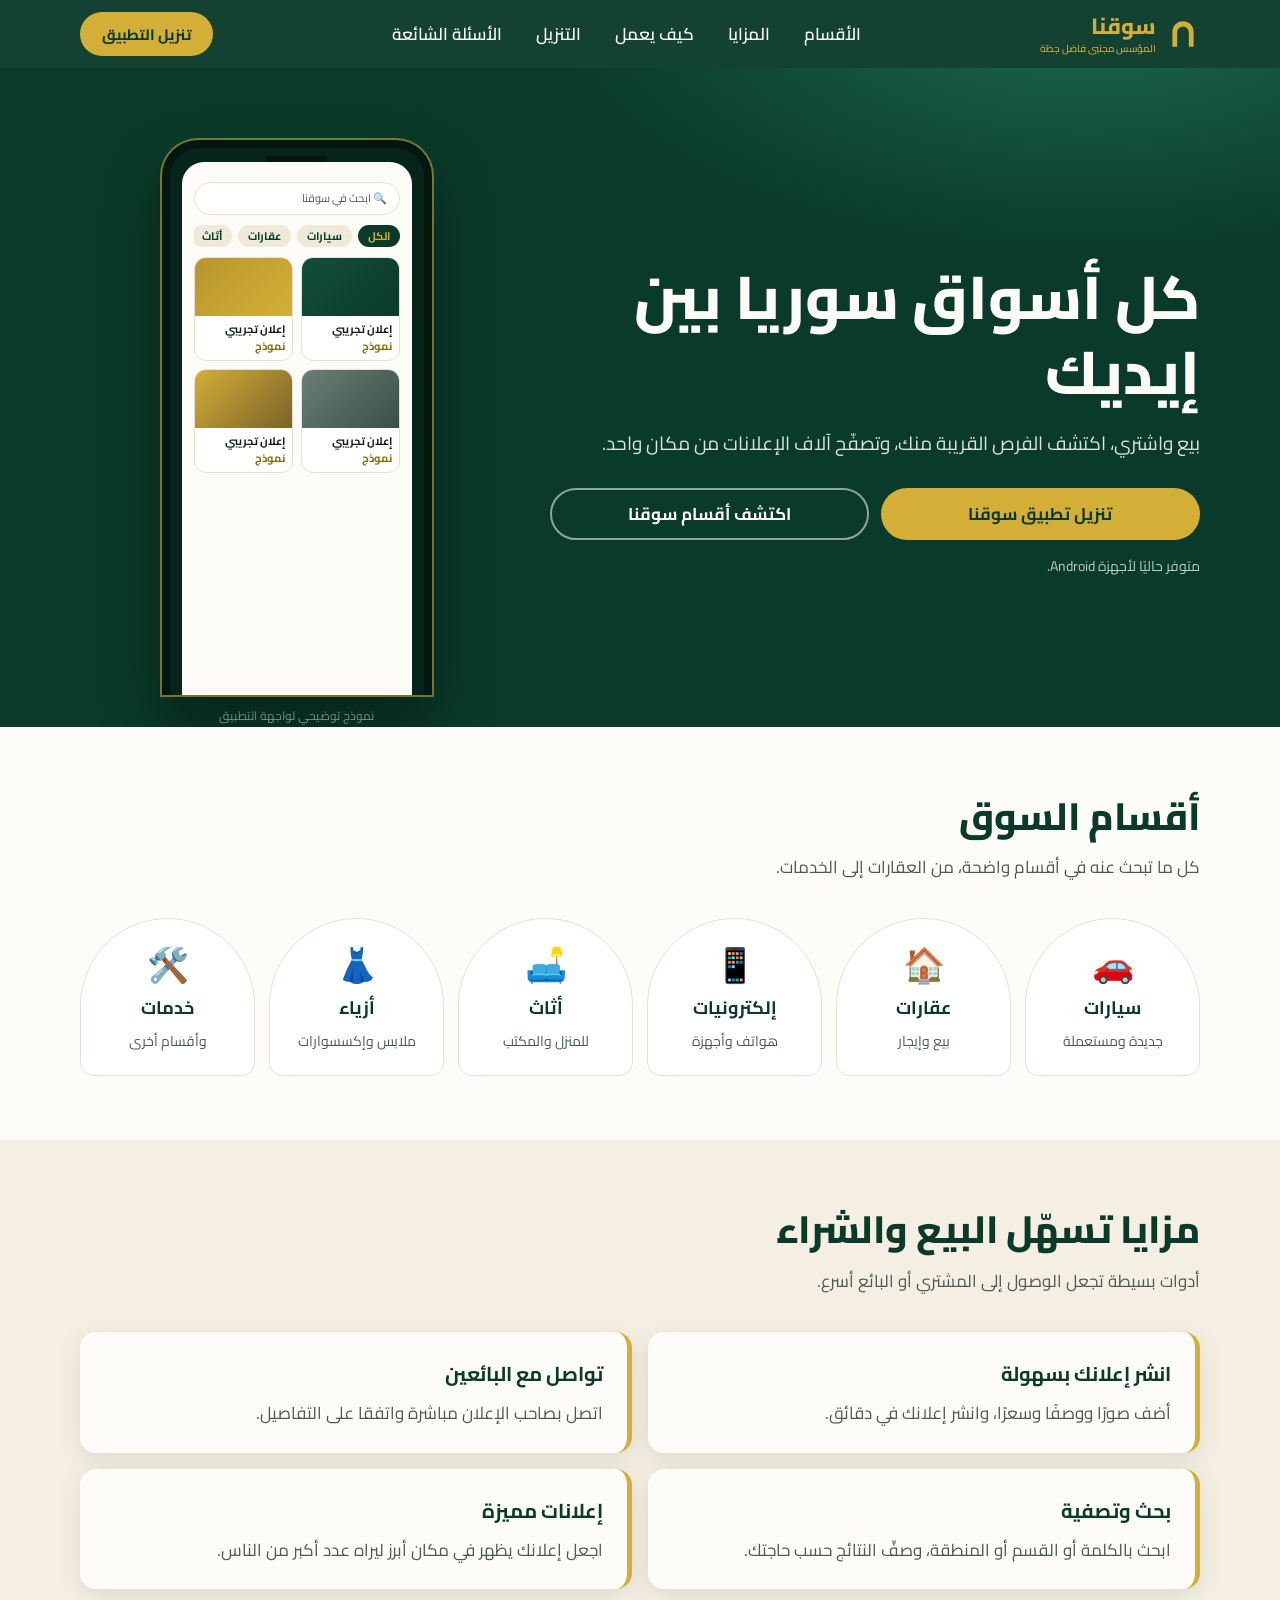
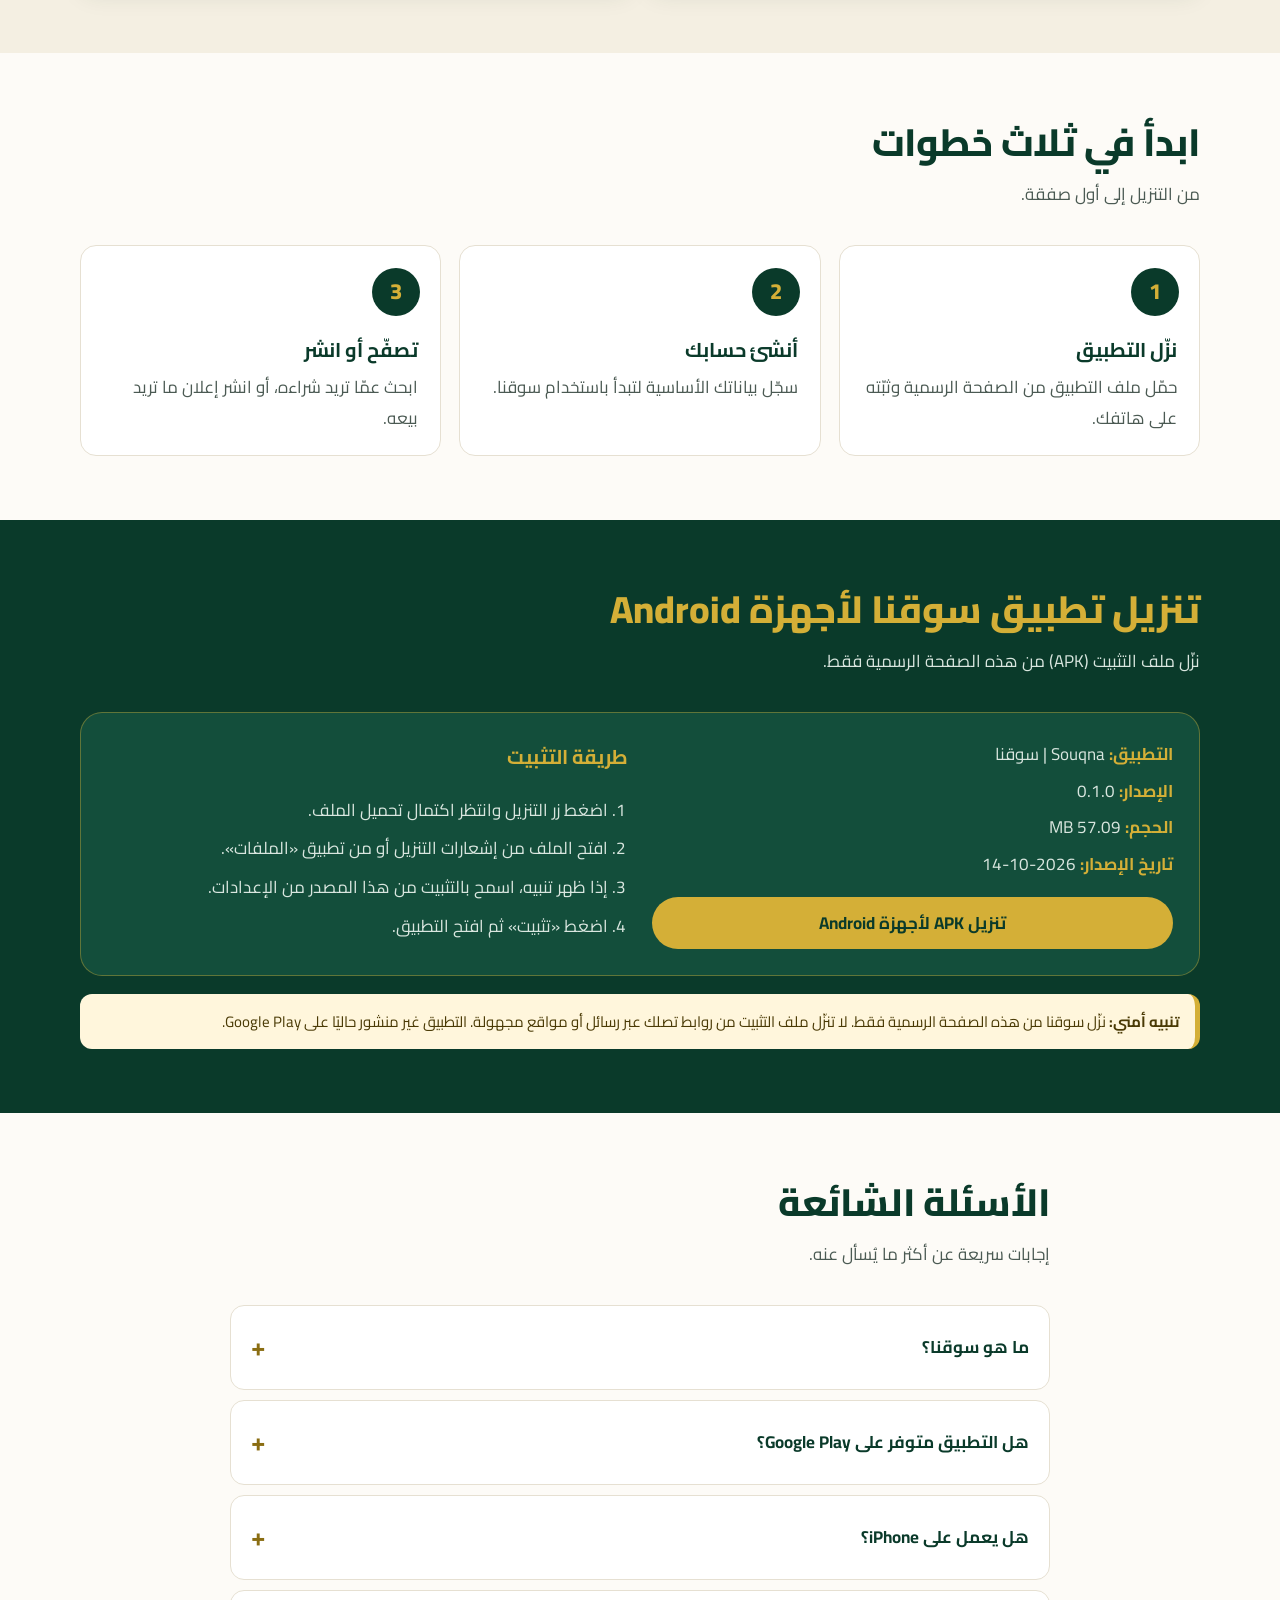
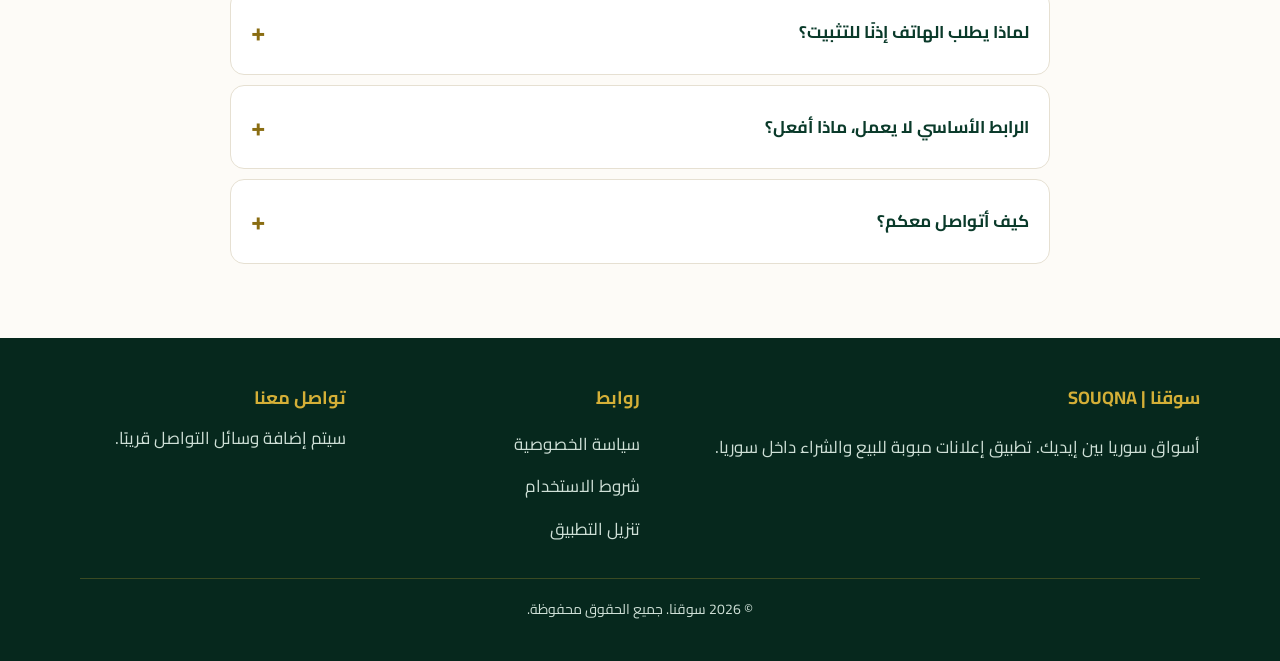
<file: index.html>
<!doctype html>
<html lang="ar" dir="rtl">
<head><meta charset="utf-8"><meta name="viewport" content="width=device-width,initial-scale=1"><meta name="theme-color" content="#0A3A2A"><link rel="icon" href="assets/favicon.svg" type="image/svg+xml"><link rel="preconnect" href="https://fonts.googleapis.com"><link rel="preconnect" href="https://fonts.gstatic.com" crossorigin><link href="https://fonts.googleapis.com/css2?family=Cairo:wght@400;600;700;800&display=swap" rel="stylesheet"><link rel="stylesheet" href="css/style.css">
<title>سوقنا | SOUQNA — كل أسواق سوريا بين إيديك</title>
<meta name="description" content="سوقنا تطبيق إعلانات مبوبة للبيع والشراء داخل سوريا: عقارات، سيارات، إلكترونيات، أثاث وغيرها. نزّل تطبيق Android الآن.">
<meta property="og:type" content="website"><meta property="og:locale" content="ar_SY"><meta property="og:title" content="سوقنا | SOUQNA — كل أسواق سوريا بين إيديك"><meta property="og:description" content="بيع واشتري واكتشف الفرص القريبة منك في سوريا."><meta property="og:image" content="assets/logo-full.jpg">
<meta name="twitter:card" content="summary_large_image">
<!-- Google tag (gtag.js) -->
<script async src="https://www.googletagmanager.com/gtag/js?id=G-0B0Q7CSQ3N"></script>
<script>
  window.dataLayer = window.dataLayer || [];
  function gtag(){dataLayer.push(arguments);}
  gtag('js', new Date());
  gtag('config', 'G-0B0Q7CSQ3N');
</script>
</head>
<body>
<a class="skip" href="#main">تخطَّ إلى المحتوى</a>
<header class="site-head"><div class="wrap nav">
<a class="brand" href="index.html" aria-label="سوقنا - الصفحة الرئيسية"><svg viewBox="0 0 64 64" aria-hidden="true"><path d="M12 56V28a20 20 0 0 1 40 0v28h-9V29a11 11 0 0 0-22 0v27z" fill="#D4AF37"/></svg><span class="brand-text"><span>سوقنا</span><small>المؤسس مجتبى فاضل جظة</small></span></a>
<ul class="menu" id="menu"><li><a href="#categories">الأقسام</a></li><li><a href="#features">المزايا</a></li><li><a href="#how">كيف يعمل</a></li><li><a href="#download">التنزيل</a></li><li><a href="#faq">الأسئلة الشائعة</a></li></ul>
<a class="btn btn-gold btn-sm head-cta" href="#download">تنزيل التطبيق</a>
<button class="burger" aria-label="القائمة" aria-expanded="false" aria-controls="menu"><span></span></button>
</div></header>
<main id="main">
<section class="hero" style="padding-bottom:0"><div class="wrap hero-grid">
<div><h1>كل أسواق سوريا بين إيديك</h1>
<p>بيع واشتري، اكتشف الفرص القريبة منك، وتصفّح آلاف الإعلانات من مكان واحد.</p>
<div class="hero-btns"><a class="btn btn-gold" href="#download">تنزيل تطبيق سوقنا</a><a class="btn btn-line" href="#categories">اكتشف أقسام سوقنا</a></div>
<p class="note">متوفر حاليًا لأجهزة Android.</p></div>
<div class="phone-col"><div><div class="phone" role="img" aria-label="نموذج توضيحي لواجهة تطبيق سوقنا"><div class="scr">
<div class="bar">🔍 ابحث في سوقنا</div>
<div class="chips"><span class="chip">الكل</span><span class="chip o">سيارات</span><span class="chip o">عقارات</span><span class="chip o">أثاث</span></div>
<div class="grid"><div class="ad"><i></i><b>إعلان تجريبي</b><span>نموذج</span></div><div class="ad"><i></i><b>إعلان تجريبي</b><span>نموذج</span></div><div class="ad"><i></i><b>إعلان تجريبي</b><span>نموذج</span></div><div class="ad"><i></i><b>إعلان تجريبي</b><span>نموذج</span></div></div>
</div></div><p class="mock-cap">نموذج توضيحي لواجهة التطبيق</p></div></div>
</div></section>

<section id="categories"><div class="wrap">
<h2 class="h2">أقسام السوق</h2><p class="lead">كل ما تبحث عنه في أقسام واضحة، من العقارات إلى الخدمات.</p>
<div class="cats">
<div class="cat"><em>🚗</em><strong>سيارات</strong><small>جديدة ومستعملة</small></div>
<div class="cat"><em>🏠</em><strong>عقارات</strong><small>بيع وإيجار</small></div>
<div class="cat"><em>📱</em><strong>إلكترونيات</strong><small>هواتف وأجهزة</small></div>
<div class="cat"><em>🛋️</em><strong>أثاث</strong><small>للمنزل والمكتب</small></div>
<div class="cat"><em>👗</em><strong>أزياء</strong><small>ملابس وإكسسوارات</small></div>
<div class="cat"><em>🛠️</em><strong>خدمات</strong><small>وأقسام أخرى</small></div>
</div></div></section>

<section id="features" class="feat-sec"><div class="wrap">
<h2 class="h2">مزايا تسهّل البيع والشراء</h2><p class="lead">أدوات بسيطة تجعل الوصول إلى المشتري أو البائع أسرع.</p>
<div class="feats">
<div class="feat"><h3>انشر إعلانك بسهولة</h3><p>أضف صورًا ووصفًا وسعرًا، وانشر إعلانك في دقائق.</p></div>
<div class="feat"><h3>تواصل مع البائعين</h3><p>اتصل بصاحب الإعلان مباشرة واتفقا على التفاصيل.</p></div>
<div class="feat"><h3>بحث وتصفية</h3><p>ابحث بالكلمة أو القسم أو المنطقة، وصفِّ النتائج حسب حاجتك.</p></div>
<div class="feat"><h3>إعلانات مميزة</h3><p>اجعل إعلانك يظهر في مكان أبرز ليراه عدد أكبر من الناس.</p></div>
</div></div></section>

<section id="how"><div class="wrap">
<h2 class="h2">ابدأ في ثلاث خطوات</h2><p class="lead">من التنزيل إلى أول صفقة.</p>
<ol class="steps">
<li><h3>نزّل التطبيق</h3><p>حمّل ملف التطبيق من الصفحة الرسمية وثبّته على هاتفك.</p></li>
<li><h3>أنشئ حسابك</h3><p>سجّل بياناتك الأساسية لتبدأ باستخدام سوقنا.</p></li>
<li><h3>تصفّح أو انشر</h3><p>ابحث عمّا تريد شراءه، أو انشر إعلان ما تريد بيعه.</p></li>
</ol></div></section>

<section id="download" class="dl"><div class="wrap">
<h2 class="h2">تنزيل تطبيق سوقنا لأجهزة Android</h2><p class="lead" style="color:#d9e6df">نزّل ملف التثبيت (APK) من هذه الصفحة الرسمية فقط.</p>
<div class="dl-card"><div>
<ul class="meta"><li><b>التطبيق:</b> <span data-cfg="appName">Souqna | سوقنا</span></li><li><b>الإصدار:</b> <span data-cfg="version">1.0.0</span></li><li><b>الحجم:</b> <span data-cfg="apkSize" data-hide-empty>—</span></li><li><b>تاريخ الإصدار:</b> <span data-cfg="releaseDate" data-hide-empty>—</span></li></ul>
<div class="dl-actions"><a id="dl-main" class="btn btn-gold" aria-disabled="true">تنزيل APK لأجهزة Android</a><a id="dl-back" class="btn btn-line" aria-disabled="true">رابط التنزيل الاحتياطي</a><a id="gp" class="btn btn-line" hidden>Google Play</a></div>
<p id="dl-msg" class="msg" role="status" hidden></p></div>
<div><h3 style="color:var(--gold);margin-top:0">طريقة التثبيت</h3>
<ol class="how"><li>اضغط زر التنزيل وانتظر اكتمال تحميل الملف.</li><li>افتح الملف من إشعارات التنزيل أو من تطبيق «الملفات».</li><li>إذا ظهر تنبيه، اسمح بالتثبيت من هذا المصدر من الإعدادات.</li><li>اضغط «تثبيت» ثم افتح التطبيق.</li></ol></div></div>
<p class="warn"><strong>تنبيه أمني:</strong> نزّل سوقنا من هذه الصفحة الرسمية فقط. لا تنزّل ملف التثبيت من روابط تصلك عبر رسائل أو مواقع مجهولة. التطبيق غير منشور حاليًا على Google Play.</p>
</div></section>

<section id="faq"><div class="wrap" style="max-width:820px">
<h2 class="h2">الأسئلة الشائعة</h2><p class="lead">إجابات سريعة عن أكثر ما يُسأل عنه.</p>
<details><summary>ما هو سوقنا؟</summary><p>تطبيق إعلانات مبوبة للبيع والشراء داخل سوريا، يشمل العقارات والسيارات والإلكترونيات والأثاث وأقسامًا أخرى.</p></details>
<details><summary>هل التطبيق متوفر على Google Play؟</summary><p>لا، التطبيق غير منشور على Google Play حاليًا، ويُنزَّل من هذه الصفحة الرسمية. سنعلن هنا عند نشره.</p></details>
<details><summary>هل يعمل على iPhone؟</summary><p>النسخة المتاحة حاليًا لأجهزة Android فقط.</p></details>
<details><summary>لماذا يطلب الهاتف إذنًا للتثبيت؟</summary><p>لأن الملف يُنزَّل خارج المتجر. اسمح بالتثبيت من المتصفح أو تطبيق الملفات الذي استخدمته، ثم أعد الإعداد إلى وضعه الأصلي بعد التثبيت.</p></details>
<details><summary>الرابط الأساسي لا يعمل، ماذا أفعل؟</summary><p>استخدم زر «رابط التنزيل الاحتياطي» في قسم التنزيل، وأعد المحاولة لاحقًا إن لزم.</p></details>
<details><summary>كيف أتواصل معكم؟</summary><p>تجد وسائل التواصل المتاحة في أسفل الصفحة.</p></details>
</div></section>
</main>
<footer><div class="wrap"><div class="foot"><div><h3>سوقنا | SOUQNA</h3><p>أسواق سوريا بين إيديك. تطبيق إعلانات مبوبة للبيع والشراء داخل سوريا.</p></div><div><h3>روابط</h3><ul><li><a href="privacy.html">سياسة الخصوصية</a></li><li><a href="terms.html">شروط الاستخدام</a></li><li><a href="index.html#download">تنزيل التطبيق</a></li></ul></div><div><h3>تواصل معنا</h3><ul id="contact"></ul></div></div><p class="copy">© <span id="year">2026</span> سوقنا. جميع الحقوق محفوظة.</p></div></footer>
<script src="js/config.js"></script><script src="js/main.js"></script>
</body></html>
</file>
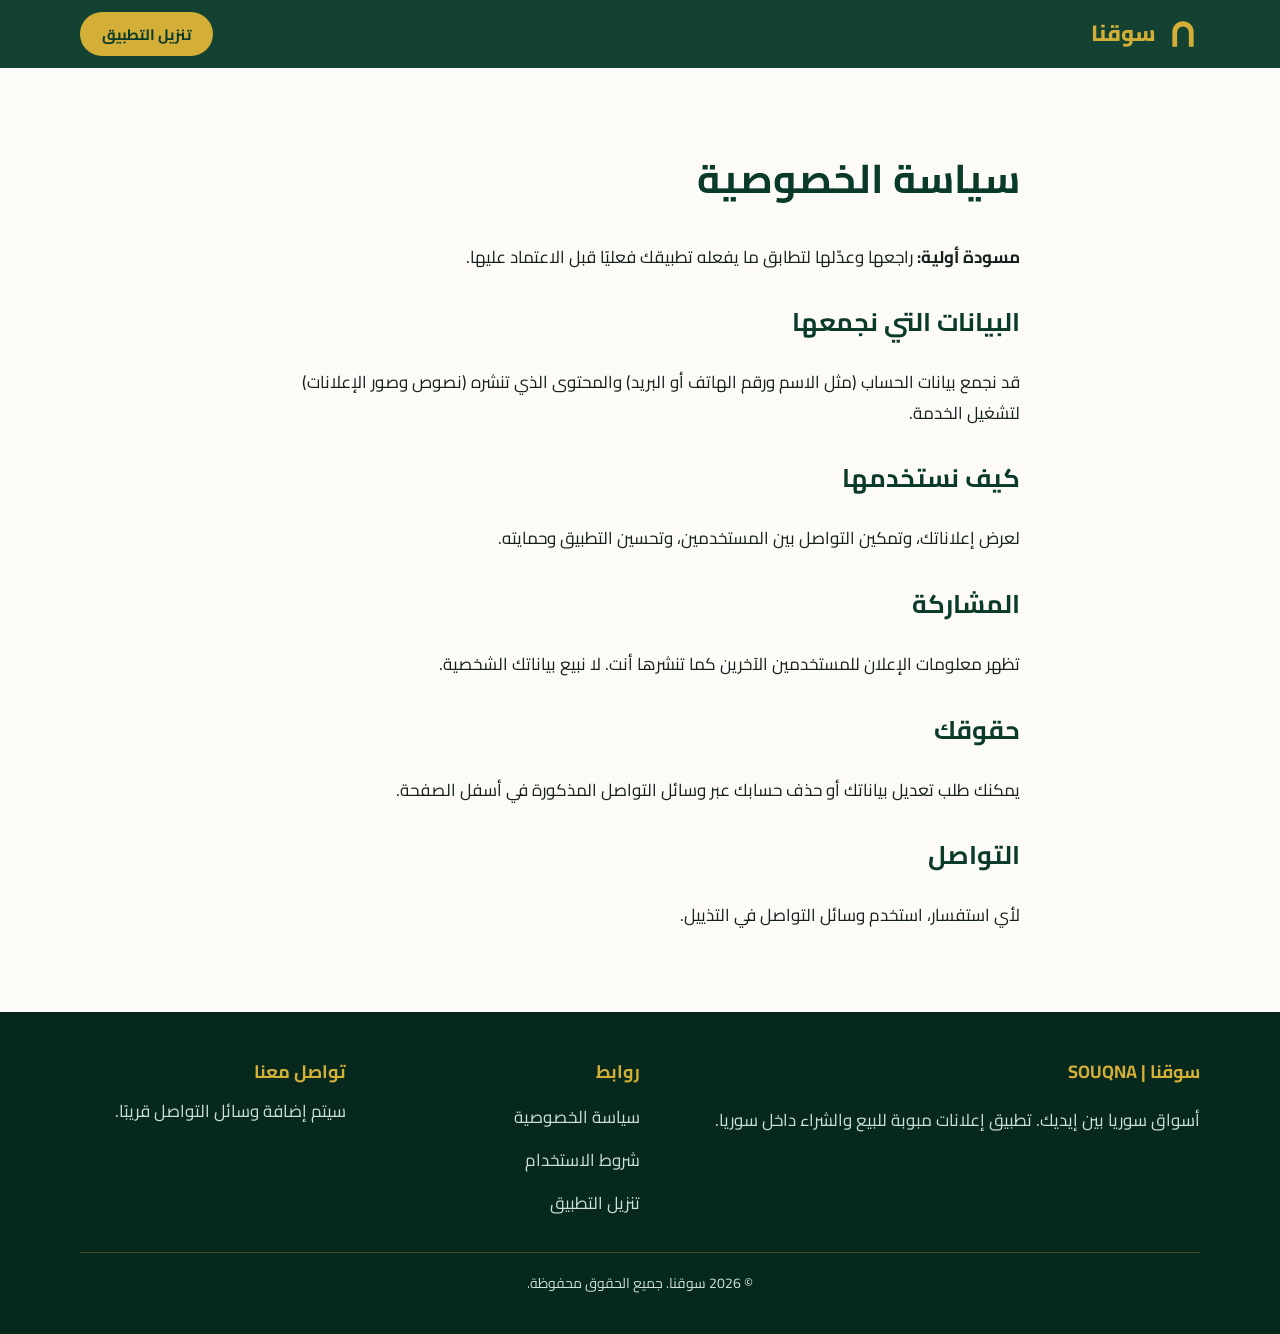
<file: privacy.html>
<!doctype html>
<html lang="ar" dir="rtl"><head><meta charset="utf-8"><meta name="viewport" content="width=device-width,initial-scale=1"><meta name="theme-color" content="#0A3A2A"><link rel="icon" href="assets/favicon.svg" type="image/svg+xml"><link rel="preconnect" href="https://fonts.googleapis.com"><link rel="preconnect" href="https://fonts.gstatic.com" crossorigin><link href="https://fonts.googleapis.com/css2?family=Cairo:wght@400;600;700;800&display=swap" rel="stylesheet"><link rel="stylesheet" href="css/style.css"><title>سياسة الخصوصية | سوقنا</title><meta name="description" content="سياسة الخصوصية في تطبيق سوقنا."></head>
<body><header class="site-head"><div class="wrap nav"><a class="brand" href="index.html"><svg viewBox="0 0 64 64" aria-hidden="true"><path d="M12 56V28a20 20 0 0 1 40 0v28h-9V29a11 11 0 0 0-22 0v27z" fill="#D4AF37"/></svg> سوقنا</a><a class="btn btn-gold btn-sm" href="index.html#download">تنزيل التطبيق</a></div></header>
<main class="wrap doc"><h1>سياسة الخصوصية</h1><p><strong>مسودة أولية:</strong> راجعها وعدّلها لتطابق ما يفعله تطبيقك فعليًا قبل الاعتماد عليها.</p><h2>البيانات التي نجمعها</h2><p>قد نجمع بيانات الحساب (مثل الاسم ورقم الهاتف أو البريد) والمحتوى الذي تنشره (نصوص وصور الإعلانات) لتشغيل الخدمة.</p><h2>كيف نستخدمها</h2><p>لعرض إعلاناتك، وتمكين التواصل بين المستخدمين، وتحسين التطبيق وحمايته.</p><h2>المشاركة</h2><p>تظهر معلومات الإعلان للمستخدمين الآخرين كما تنشرها أنت. لا نبيع بياناتك الشخصية.</p><h2>حقوقك</h2><p>يمكنك طلب تعديل بياناتك أو حذف حسابك عبر وسائل التواصل المذكورة في أسفل الصفحة.</p><h2>التواصل</h2><p>لأي استفسار، استخدم وسائل التواصل في التذييل.</p></main><footer><div class="wrap"><div class="foot"><div><h3>سوقنا | SOUQNA</h3><p>أسواق سوريا بين إيديك. تطبيق إعلانات مبوبة للبيع والشراء داخل سوريا.</p></div><div><h3>روابط</h3><ul><li><a href="privacy.html">سياسة الخصوصية</a></li><li><a href="terms.html">شروط الاستخدام</a></li><li><a href="index.html#download">تنزيل التطبيق</a></li></ul></div><div><h3>تواصل معنا</h3><ul id="contact"></ul></div></div><p class="copy">© <span id="year">2026</span> سوقنا. جميع الحقوق محفوظة.</p></div></footer><script src="js/config.js"></script><script src="js/main.js"></script></body></html>
</file>
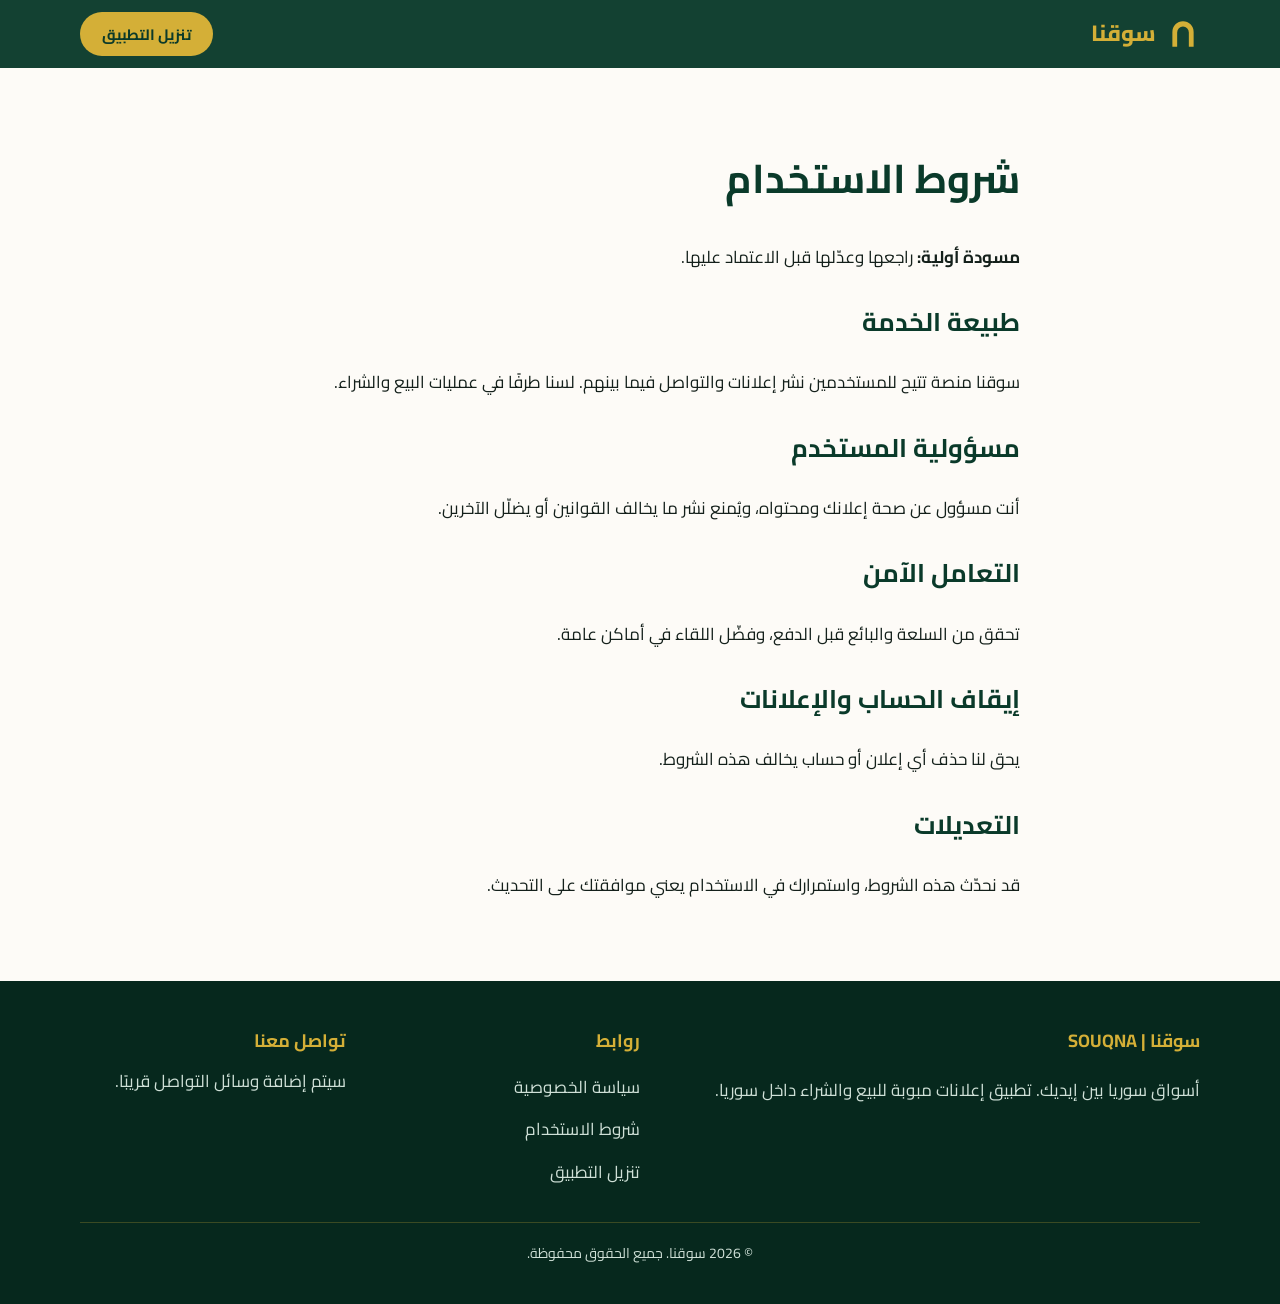
<file: terms.html>
<!doctype html>
<html lang="ar" dir="rtl"><head><meta charset="utf-8"><meta name="viewport" content="width=device-width,initial-scale=1"><meta name="theme-color" content="#0A3A2A"><link rel="icon" href="assets/favicon.svg" type="image/svg+xml"><link rel="preconnect" href="https://fonts.googleapis.com"><link rel="preconnect" href="https://fonts.gstatic.com" crossorigin><link href="https://fonts.googleapis.com/css2?family=Cairo:wght@400;600;700;800&display=swap" rel="stylesheet"><link rel="stylesheet" href="css/style.css"><title>شروط الاستخدام | سوقنا</title><meta name="description" content="شروط الاستخدام في تطبيق سوقنا."></head>
<body><header class="site-head"><div class="wrap nav"><a class="brand" href="index.html"><svg viewBox="0 0 64 64" aria-hidden="true"><path d="M12 56V28a20 20 0 0 1 40 0v28h-9V29a11 11 0 0 0-22 0v27z" fill="#D4AF37"/></svg> سوقنا</a><a class="btn btn-gold btn-sm" href="index.html#download">تنزيل التطبيق</a></div></header>
<main class="wrap doc"><h1>شروط الاستخدام</h1><p><strong>مسودة أولية:</strong> راجعها وعدّلها قبل الاعتماد عليها.</p><h2>طبيعة الخدمة</h2><p>سوقنا منصة تتيح للمستخدمين نشر إعلانات والتواصل فيما بينهم. لسنا طرفًا في عمليات البيع والشراء.</p><h2>مسؤولية المستخدم</h2><p>أنت مسؤول عن صحة إعلانك ومحتواه، ويُمنع نشر ما يخالف القوانين أو يضلّل الآخرين.</p><h2>التعامل الآمن</h2><p>تحقق من السلعة والبائع قبل الدفع، وفضّل اللقاء في أماكن عامة.</p><h2>إيقاف الحساب والإعلانات</h2><p>يحق لنا حذف أي إعلان أو حساب يخالف هذه الشروط.</p><h2>التعديلات</h2><p>قد نحدّث هذه الشروط، واستمرارك في الاستخدام يعني موافقتك على التحديث.</p></main><footer><div class="wrap"><div class="foot"><div><h3>سوقنا | SOUQNA</h3><p>أسواق سوريا بين إيديك. تطبيق إعلانات مبوبة للبيع والشراء داخل سوريا.</p></div><div><h3>روابط</h3><ul><li><a href="privacy.html">سياسة الخصوصية</a></li><li><a href="terms.html">شروط الاستخدام</a></li><li><a href="index.html#download">تنزيل التطبيق</a></li></ul></div><div><h3>تواصل معنا</h3><ul id="contact"></ul></div></div><p class="copy">© <span id="year">2026</span> سوقنا. جميع الحقوق محفوظة.</p></div></footer><script src="js/config.js"></script><script src="js/main.js"></script></body></html>
</file>
<file: css/style.css>
:root{--g1:#0A3A2A;--g2:#134E3B;--gold:#D4AF37;--gold-d:#8a6d12;--ivory:#FDFBF7;--ink:#14201b;--muted:#4b5a53;--line:#e6e0d2;--r:16px;--sh:0 6px 24px rgba(10,58,42,.10);--f:'Cairo','Tajawal',system-ui,-apple-system,'Segoe UI',Tahoma,sans-serif}
*,*::before,*::after{box-sizing:border-box}
html{scroll-behavior:smooth;-webkit-text-size-adjust:100%}
body{margin:0;font-family:var(--f);background:var(--ivory);color:var(--ink);line-height:1.8;font-size:17px;overflow-x:hidden}
img,svg{max-width:100%;display:block}
a{color:inherit}
:focus-visible{outline:3px solid var(--gold);outline-offset:3px;border-radius:6px}
.wrap{width:min(1120px,100% - 32px);margin-inline:auto}
.skip{position:absolute;inset-inline-start:8px;top:-60px;background:var(--gold);color:var(--g1);padding:10px 16px;border-radius:8px;z-index:99;font-weight:700}
.skip:focus{top:8px}
.btn{display:inline-flex;align-items:center;justify-content:center;gap:8px;min-height:52px;padding:0 26px;border-radius:999px;font:700 17px var(--f);text-decoration:none;border:2px solid transparent;cursor:pointer;transition:transform .2s,background .2s,box-shadow .2s}
.btn:active{transform:scale(.97)}
.btn-gold{background:var(--gold);color:var(--g1)}.btn-gold:hover{background:#e2c254;box-shadow:0 6px 18px rgba(212,175,55,.35)}
.btn-line{border-color:rgba(253,251,247,.55);color:var(--ivory)}.btn-line:hover{background:rgba(253,251,247,.1)}
.btn-dark{background:var(--g1);color:var(--ivory)}.btn-dark:hover{background:var(--g2)}
.btn-sm{min-height:44px;padding:0 20px;font-size:15px}
.btn[aria-disabled=true]{opacity:.55;pointer-events:none}
.site-head{position:sticky;top:0;z-index:50;background:rgba(10,58,42,.96);backdrop-filter:blur(8px);color:var(--ivory)}
.nav{display:flex;align-items:center;justify-content:space-between;min-height:68px;gap:12px}
.brand{display:flex;align-items:center;gap:10px;text-decoration:none;font-weight:800;font-size:22px;color:var(--gold)}
.brand svg{width:34px;height:34px}
.brand-text{display:flex;flex-direction:column;gap:3px;line-height:1.2}.brand-text small{font-size:10px;font-weight:500;color:var(--gold)}
.menu{display:none;list-style:none;margin:0;padding:0;gap:6px}
.menu a{display:block;padding:10px 14px;text-decoration:none;border-radius:10px;font-weight:600}
.menu a:hover{color:var(--gold)}
.burger{width:48px;height:48px;border:0;background:transparent;color:var(--ivory);display:grid;place-items:center;cursor:pointer;border-radius:12px}
.burger span,.burger span::before,.burger span::after{display:block;width:24px;height:2px;background:currentColor;border-radius:2px;position:relative;transition:.25s}
.burger span::before,.burger span::after{content:"";position:absolute;inset-inline-start:0}
.burger span::before{top:-8px}.burger span::after{top:8px}
.nav-open .burger span{background:transparent}.nav-open .burger span::before{top:0;transform:rotate(45deg)}.nav-open .burger span::after{top:0;transform:rotate(-45deg)}
.nav-open .menu{display:flex;flex-direction:column;position:absolute;top:68px;inset-inline:0;background:var(--g1);padding:12px 16px 20px;border-top:1px solid rgba(212,175,55,.25)}
.head-cta{display:none}
.hero{background:radial-gradient(900px 420px at 85% -10%,#1d6a4e 0,transparent 60%),var(--g1);color:var(--ivory);padding:48px 0 0;overflow:hidden}
.hero-grid{display:grid;gap:36px;align-items:center}
.hero h1{font-size:clamp(34px,8vw,60px);line-height:1.25;margin:0 0 16px;font-weight:800}
.hero p{font-size:19px;color:#d9e6df;margin:0 0 28px;max-width:34em}
.hero-btns{display:flex;flex-wrap:wrap;gap:12px}
.hero-btns .btn{flex:1 1 220px}
.note{font-size:14px!important;color:#b9cfc4!important;margin-top:14px!important}
.phone-col{display:flex;justify-content:center}
.phone{width:min(270px,72vw);aspect-ratio:9/18.5;background:#06241a;border:8px solid #031610;border-radius:36px 36px 0 0;border-bottom:0;box-shadow:0 0 0 2px rgba(212,175,55,.55),0 30px 60px rgba(0,0,0,.4);padding:14px 12px 0;position:relative;overflow:hidden}
.phone::before{content:"";position:absolute;top:8px;inset-inline:38%;height:6px;border-radius:6px;background:#031610}
.scr{background:var(--ivory);color:var(--ink);height:100%;border-radius:22px 22px 0 0;padding:20px 12px 0;font-size:11px;line-height:1.5}
.scr .bar{display:flex;align-items:center;gap:6px;background:#fff;border:1px solid var(--line);border-radius:999px;padding:7px 12px;color:var(--muted);margin-bottom:10px}
.scr .chips{display:flex;gap:6px;margin-bottom:10px;overflow:hidden}
.scr .chip{background:var(--g1);color:var(--gold);border-radius:999px;padding:3px 10px;white-space:nowrap;font-weight:700}
.scr .chip.o{background:#efe9d8;color:var(--g1)}
.scr .grid{display:grid;grid-template-columns:1fr 1fr;gap:8px}
.scr .ad{background:#fff;border:1px solid var(--line);border-radius:12px;overflow:hidden}
.scr .ad i{display:block;height:58px;background:linear-gradient(135deg,var(--g2),var(--g1))}
.scr .ad:nth-child(2) i{background:linear-gradient(135deg,#b8962c,var(--gold))}
.scr .ad:nth-child(3) i{background:linear-gradient(135deg,#6c7f76,#3b4f46)}
.scr .ad:nth-child(4) i{background:linear-gradient(135deg,var(--gold),#7a622a)}
.scr .ad b{display:block;padding:5px 7px 0}.scr .ad span{display:block;padding:0 7px 6px;color:var(--gold-d);font-weight:700}
.mock-cap{text-align:center;font-size:12px!important;color:#9fbcae!important;margin:10px 0 0!important}
section{padding:64px 0}
.hero{padding-bottom:0}
.h2{font-size:clamp(26px,5vw,38px);line-height:1.35;margin:0 0 10px;color:var(--g1);font-weight:800}
.lead{color:var(--muted);margin:0 0 36px;max-width:38em}
.cats{display:grid;grid-template-columns:repeat(2,1fr);gap:14px}
.cat{background:#fff;border:1px solid var(--line);border-radius:90px 90px 14px 14px;padding:26px 12px 20px;text-align:center;transition:transform .25s,border-color .25s}
.cat:hover{transform:translateY(-4px);border-color:var(--gold)}
.cat em{font-style:normal;display:block;font-size:34px;line-height:1.2;margin-bottom:6px}
.cat strong{display:block;color:var(--g1);font-size:18px}
.cat small{color:var(--muted);font-size:14px}
.feat-sec{background:#f4efe2}
.feats{display:grid;gap:16px}
.feat{background:var(--ivory);border-radius:var(--r);padding:24px;border-inline-start:5px solid var(--gold);box-shadow:var(--sh)}
.feat h3{margin:0 0 6px;color:var(--g1);font-size:20px}.feat p{margin:0;color:var(--muted)}
.steps{display:grid;gap:18px;counter-reset:s;list-style:none;padding:0;margin:0}
.steps li{counter-increment:s;background:#fff;border:1px solid var(--line);border-radius:var(--r);padding:22px;position:relative;padding-inline-start:84px}
.steps li::before{content:counter(s);position:absolute;inset-inline-start:20px;top:20px;width:48px;height:48px;border-radius:50%;background:var(--g1);color:var(--gold);display:grid;place-items:center;font-weight:800;font-size:22px}
.steps h3{margin:0 0 4px;color:var(--g1)}.steps p{margin:0;color:var(--muted)}
.dl{background:var(--g1);color:var(--ivory)}
.dl .h2{color:var(--gold)}
.dl-card{background:var(--g2);border:1px solid rgba(212,175,55,.4);border-radius:22px;padding:26px;display:grid;gap:24px}
.meta{list-style:none;padding:0;margin:0 0 18px;display:grid;gap:6px;color:#d9e6df}
.meta b{color:var(--gold)}
.dl-actions{display:grid;gap:10px}
.msg{margin-top:12px;padding:14px 16px;border-radius:12px;background:rgba(212,175,55,.14);border:1px solid rgba(212,175,55,.5);font-size:15px}
.msg[hidden],[hidden]{display:none!important}
.how{padding-inline-start:20px;margin:0;color:#d9e6df}
.how li{margin-bottom:8px}
.warn{margin:18px 0 0;background:#fff6dc;color:#4a3a05;border-radius:12px;padding:14px 16px;font-size:15px;border-inline-start:5px solid var(--gold)}
details{background:#fff;border:1px solid var(--line);border-radius:14px;margin-bottom:10px}
summary{cursor:pointer;list-style:none;padding:18px 20px;font-weight:700;color:var(--g1);display:flex;justify-content:space-between;gap:12px;min-height:56px;align-items:center}
summary::-webkit-details-marker{display:none}
summary::after{content:"+";font-size:26px;color:var(--gold-d);transition:transform .25s}
details[open] summary::after{transform:rotate(45deg)}
details p{margin:0;padding:0 20px 18px;color:var(--muted)}
footer{background:#06281d;color:#cfe0d7;padding:44px 0 24px}
.foot{display:grid;gap:28px}
footer h3{color:var(--gold);margin:0 0 8px;font-size:18px}
footer ul{list-style:none;margin:0;padding:0}
footer li a{display:inline-block;padding:6px 0;text-decoration:none}footer li a:hover{color:var(--gold)}
.copy{border-top:1px solid rgba(212,175,55,.25);margin-top:28px;padding-top:18px;font-size:14px;text-align:center}
.doc{padding:48px 0 64px;max-width:760px}
.doc h1{color:var(--g1);font-size:clamp(28px,6vw,40px)}.doc h2{color:var(--g1);margin-top:28px}
.center{min-height:100vh;display:grid;place-items:center;text-align:center;padding:40px 16px}
.center .big{font-size:96px;font-weight:800;color:var(--gold);line-height:1;margin:0}
@media(min-width:720px){
 .cats{grid-template-columns:repeat(3,1fr)}.feats{grid-template-columns:1fr 1fr}.steps{grid-template-columns:repeat(3,1fr)}
 .steps li{padding-inline-start:22px;padding-top:86px}.steps li::before{top:22px}
 .dl-card{grid-template-columns:1fr 1fr}.foot{grid-template-columns:2fr 1fr 1fr}
}
@media(min-width:960px){
 .burger{display:none}.menu{display:flex}.head-cta{display:inline-flex}
 .hero-grid{grid-template-columns:1.2fr .8fr}.hero{padding-top:72px}
 .cats{grid-template-columns:repeat(6,1fr)}
}
@media(prefers-reduced-motion:reduce){*{transition:none!important;animation:none!important;scroll-behavior:auto!important}}
@keyframes rise{from{opacity:0;transform:translateY(24px)}to{opacity:1;transform:none}}
.phone{animation:rise .9s ease-out both}
</file>
